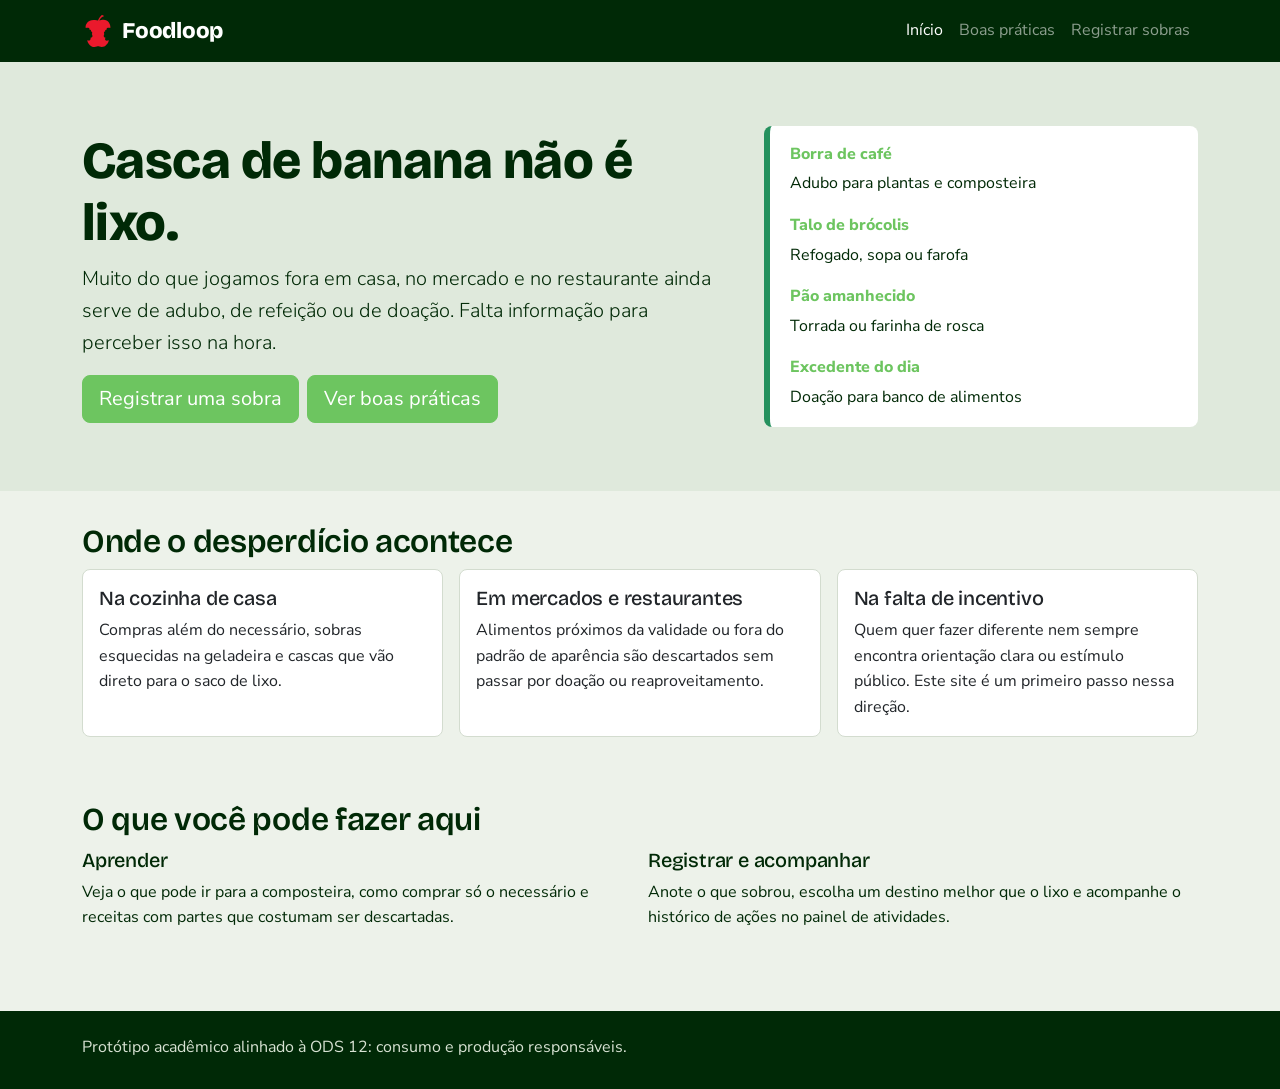
<file: index.html>
<!DOCTYPE html>
<html lang="pt-BR">
<head>
  <meta charset="UTF-8">
  <meta name="viewport" content="width=device-width, initial-scale=1">
  <meta name="description" content="Foodloop: informação e registro para reduzir o desperdício de alimentos (ODS 12).">
  <title>Foodloop | Menos desperdício de alimentos</title>
  <link href="https://cdn.jsdelivr.net/npm/bootstrap@5.3.3/dist/css/bootstrap.min.css" rel="stylesheet">
  <link href="https://fonts.googleapis.com/css2?family=Bricolage+Grotesque:wght@600;800&family=Nunito+Sans:wght@400;600&display=swap" rel="stylesheet">
  <link href="css/style.css" rel="stylesheet">
</head>
<body>
  <header>
    <nav class="navbar navbar-expand-md navbar-dark site-nav" aria-label="Navegação principal">
      <div class="container">
        <a class="navbar-brand d-flex align-items-center gap-2" href="index.html">
          <img src="img/masan.svg" alt="" width="32" height="32">
          Foodloop
        </a>
        <button class="navbar-toggler" type="button" data-bs-toggle="collapse" data-bs-target="#menu" aria-controls="menu" aria-expanded="false" aria-label="Abrir menu">
          <span class="navbar-toggler-icon"></span>
        </button>
        <div class="collapse navbar-collapse" id="menu">
          <ul class="navbar-nav ms-auto">
            <li class="nav-item"><a class="nav-link active" aria-current="page" href="index.html">Início</a></li>
            <li class="nav-item"><a class="nav-link" href="dicas.html">Boas práticas</a></li>
            <li class="nav-item"><a class="nav-link" href="registro.html">Registrar sobras</a></li>
          </ul>
        </div>
      </div>
    </nav>
  </header>

  <main>
    <section class="hero" aria-labelledby="titulo-hero">
      <div class="container hero-grid">
        <div>
          <h1 id="titulo-hero">Casca de banana não é lixo.</h1>
          <p class="lead">Muito do que jogamos fora em casa, no mercado e no restaurante ainda serve de adubo, de refeição ou de doação. Falta informação para perceber isso na hora.</p>
          <div class="d-flex flex-wrap gap-2">
            <a class="btn btn-primary btn-lg" href="registro.html">Registrar uma sobra</a>
            <a class="btn btn-primary btn-lg" href="dicas.html">Ver boas práticas</a>
          </div>
        </div>
        <aside aria-label="Exemplos de reaproveitamento">
          <dl class="destinos">
            <dt>Borra de café</dt><dd>Adubo para plantas e composteira</dd>
            <dt>Talo de brócolis</dt><dd>Refogado, sopa ou farofa</dd>
            <dt>Pão amanhecido</dt><dd>Torrada ou farinha de rosca</dd>
            <dt>Excedente do dia</dt><dd>Doação para banco de alimentos</dd>
          </dl>
        </aside>
      </div>
    </section>

    <section class="container secao" aria-labelledby="titulo-problema">
      <h2 id="titulo-problema">Onde o desperdício acontece</h2>
      <div class="row row-cols-1 row-cols-md-3 g-3">
        <div class="col"><article class="card h-100"><div class="card-body">
          <h3 class="h5 card-title">Na cozinha de casa</h3>
          <p class="card-text">Compras além do necessário, sobras esquecidas na geladeira e cascas que vão direto para o saco de lixo.</p>
        </div></article></div>
        <div class="col"><article class="card h-100"><div class="card-body">
          <h3 class="h5 card-title">Em mercados e restaurantes</h3>
          <p class="card-text">Alimentos próximos da validade ou fora do padrão de aparência são descartados sem passar por doação ou reaproveitamento.</p>
        </div></article></div>
        <div class="col"><article class="card h-100"><div class="card-body">
          <h3 class="h5 card-title">Na falta de incentivo</h3>
          <p class="card-text">Quem quer fazer diferente nem sempre encontra orientação clara ou estímulo público. Este site é um primeiro passo nessa direção.</p>
        </div></article></div>
      </div>
    </section>

    <section class="container secao" aria-labelledby="titulo-como">
      <h2 id="titulo-como">O que você pode fazer aqui</h2>
      <div class="row g-3">
        <div class="col-md-6"><h3 class="h5">Aprender</h3><p>Veja o que pode ir para a composteira, como comprar só o necessário e receitas com partes que costumam ser descartadas.</p></div>
        <div class="col-md-6"><h3 class="h5">Registrar e acompanhar</h3><p>Anote o que sobrou, escolha um destino melhor que o lixo e acompanhe o histórico de ações no painel de atividades.</p></div>
      </div>
    </section>
  </main>

  <footer class="site-footer">
    <div class="container">
      <p class="mb-1">Protótipo acadêmico alinhado à ODS 12: consumo e produção responsáveis.</p>
    </div>
  </footer>

  <script src="https://cdn.jsdelivr.net/npm/bootstrap@5.3.3/dist/js/bootstrap.bundle.min.js"></script>
</body>
</html>
</file>
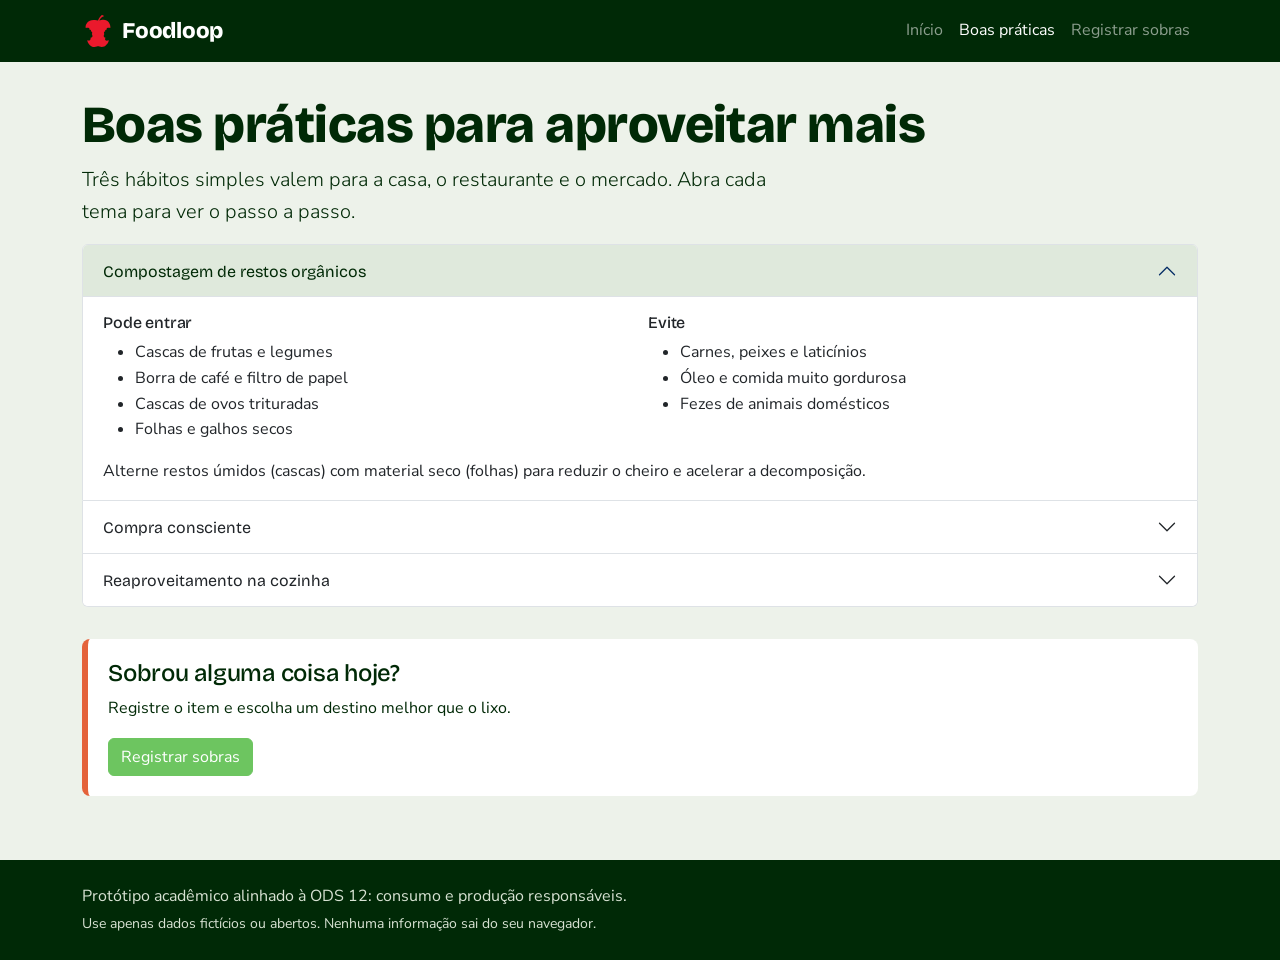
<file: dicas.html>
<!DOCTYPE html>
<html lang="pt-BR">
<head>
  <meta charset="UTF-8">
  <meta name="viewport" content="width=device-width, initial-scale=1">
  <meta name="description" content="Boas práticas contra o desperdício: compostagem, compra consciente e reaproveitamento.">
  <title>Boas práticas | Foodloop</title>
  <link href="https://cdn.jsdelivr.net/npm/bootstrap@5.3.3/dist/css/bootstrap.min.css" rel="stylesheet">
  <link href="https://fonts.googleapis.com/css2?family=Bricolage+Grotesque:wght@600;800&family=Nunito+Sans:wght@400;600&display=swap" rel="stylesheet">
  <link href="css/style.css" rel="stylesheet">
</head>
<body>
  <header>
    <nav class="navbar navbar-expand-md navbar-dark site-nav" aria-label="Navegação principal">
      <div class="container">
        <a class="navbar-brand d-flex align-items-center gap-2" href="index.html">
          <img src="img/masan.svg" alt="" width="32" height="32">
          Foodloop
        </a>
        <button class="navbar-toggler" type="button" data-bs-toggle="collapse" data-bs-target="#menu" aria-controls="menu" aria-expanded="false" aria-label="Abrir menu">
          <span class="navbar-toggler-icon"></span>
        </button>
        <div class="collapse navbar-collapse" id="menu">
          <ul class="navbar-nav ms-auto">
            <li class="nav-item"><a class="nav-link" href="index.html">Início</a></li>
            <li class="nav-item"><a class="nav-link active" aria-current="page" href="dicas.html">Boas práticas</a></li>
            <li class="nav-item"><a class="nav-link" href="registro.html">Registrar sobras</a></li>
          </ul>
        </div>
      </div>
    </nav>
  </header>

  <main class="container secao">
    <h1>Boas práticas para aproveitar mais</h1>
    <p class="lead texto-estreito">Três hábitos simples valem para a casa, o restaurante e o mercado. Abra cada tema para ver o passo a passo.</p>

    <section aria-label="Temas">
      <div class="accordion" id="temas">
        <div class="accordion-item">
          <h2 class="accordion-header"><button class="accordion-button" type="button" data-bs-toggle="collapse" data-bs-target="#t1" aria-expanded="true" aria-controls="t1">Compostagem de restos orgânicos</button></h2>
          <div id="t1" class="accordion-collapse collapse show" data-bs-parent="#temas"><div class="accordion-body">
            <div class="row g-3">
              <div class="col-md-6"><h3 class="h6">Pode entrar</h3><ul><li>Cascas de frutas e legumes</li><li>Borra de café e filtro de papel</li><li>Cascas de ovos trituradas</li><li>Folhas e galhos secos</li></ul></div>
              <div class="col-md-6"><h3 class="h6">Evite</h3><ul><li>Carnes, peixes e laticínios</li><li>Óleo e comida muito gordurosa</li><li>Fezes de animais domésticos</li></ul></div>
            </div>
            <p class="mb-0">Alterne restos úmidos (cascas) com material seco (folhas) para reduzir o cheiro e acelerar a decomposição.</p>
          </div></div>
        </div>
        <div class="accordion-item">
          <h2 class="accordion-header"><button class="accordion-button collapsed" type="button" data-bs-toggle="collapse" data-bs-target="#t2" aria-expanded="false" aria-controls="t2">Compra consciente</button></h2>
          <div id="t2" class="accordion-collapse collapse" data-bs-parent="#temas"><div class="accordion-body">
            <ul>
              <li>Confira a despensa e a geladeira antes de sair e leve uma lista.</li>
              <li>Prefira frutas e verduras a granel e compre só a quantidade que vai usar na semana.</li>
              <li>Diferencie "consumir até" (limite de segurança) de "melhor antes de" (qualidade).</li>
              <li>No estoque, use primeiro o que vence primeiro: coloque os itens novos atrás dos antigos.</li>
            </ul>
            <p class="mb-0"><strong>Para estabelecimentos:</strong> separe diariamente o que está bom, mas próximo da validade, e ofereça com desconto ou doe a instituições, conferindo as regras locais.</p>
          </div></div>
        </div>
        <div class="accordion-item">
          <h2 class="accordion-header"><button class="accordion-button collapsed" type="button" data-bs-toggle="collapse" data-bs-target="#t3" aria-expanded="false" aria-controls="t3">Reaproveitamento na cozinha</button></h2>
          <div id="t3" class="accordion-collapse collapse" data-bs-parent="#temas"><div class="accordion-body">
            <ul>
              <li>Talos de brócolis e couve-flor viram refogado ou sopa.</li>
              <li>Cascas de batata, lavadas e assadas, viram chips.</li>
              <li>Pão amanhecido vira torrada, pudim ou farinha de rosca.</li>
              <li>Legumes murchos rendem um bom caldo caseiro.</li>
            </ul>
            <p class="mb-0"><strong>Descartáveis:</strong> reutilize potes de vidro e embalagens de papel, e troque sacolas plásticas por retornáveis.</p>
          </div></div>
        </div>
      </div>
    </section>

    <section class="chamada" aria-labelledby="titulo-chamada">
      <h2 id="titulo-chamada" class="h4">Sobrou alguma coisa hoje?</h2>
      <p>Registre o item e escolha um destino melhor que o lixo.</p>
      <a class="btn btn-primary" href="registro.html">Registrar sobras</a>
    </section>
  </main>

  <footer class="site-footer">
    <div class="container">
      <p class="mb-1">Protótipo acadêmico alinhado à ODS 12: consumo e produção responsáveis.</p>
      <p class="mb-0 small">Use apenas dados fictícios ou abertos. Nenhuma informação sai do seu navegador.</p>
    </div>
  </footer>

  <script src="https://cdn.jsdelivr.net/npm/bootstrap@5.3.3/dist/js/bootstrap.bundle.min.js"></script>
</body>
</html>
</file>
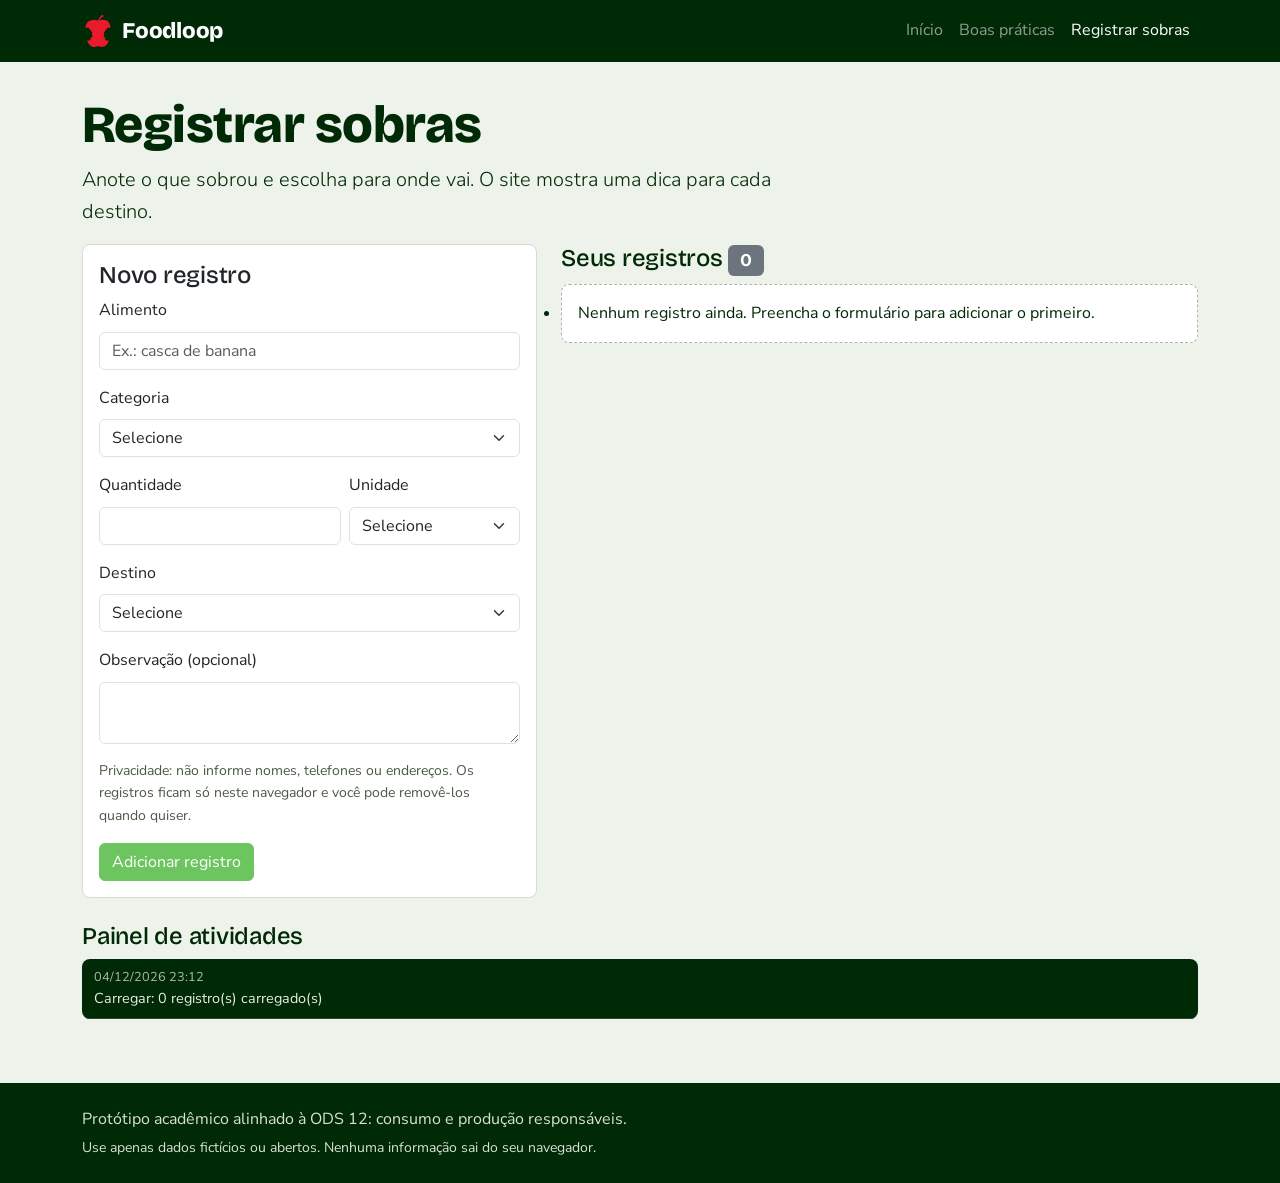
<file: registro.html>
<!DOCTYPE html>
<html lang="pt-BR">
<head>
  <meta charset="UTF-8">
  <meta name="viewport" content="width=device-width, initial-scale=1">
  <meta name="description" content="Registre sobras de alimentos e escolha um destino que evita o desperdício.">
  <title>Registrar sobras | Foodloop</title>
  <link href="https://cdn.jsdelivr.net/npm/bootstrap@5.3.3/dist/css/bootstrap.min.css" rel="stylesheet">
  <link href="https://fonts.googleapis.com/css2?family=Bricolage+Grotesque:wght@600;800&family=Nunito+Sans:wght@400;600&display=swap" rel="stylesheet">
  <link href="css/style.css" rel="stylesheet">
</head>
<body>
  <header>
    <nav class="navbar navbar-expand-md navbar-dark site-nav" aria-label="Navegação principal">
      <div class="container">
        <a class="navbar-brand d-flex align-items-center gap-2" href="index.html">
          <img src="img/masan.svg" alt="" width="32" height="32">
          Foodloop
        </a>
        <button class="navbar-toggler" type="button" data-bs-toggle="collapse" data-bs-target="#menu" aria-controls="menu" aria-expanded="false" aria-label="Abrir menu">
          <span class="navbar-toggler-icon"></span>
        </button>
        <div class="collapse navbar-collapse" id="menu">
          <ul class="navbar-nav ms-auto">
            <li class="nav-item"><a class="nav-link" href="index.html">Início</a></li>
            <li class="nav-item"><a class="nav-link" href="dicas.html">Boas práticas</a></li>
            <li class="nav-item"><a class="nav-link active" aria-current="page" href="registro.html">Registrar sobras</a></li>
          </ul>
        </div>
      </div>
    </nav>
  </header>

  <main class="container secao">
    <h1>Registrar sobras</h1>
    <p class="lead texto-estreito">Anote o que sobrou e escolha para onde vai. O site mostra uma dica para cada destino.</p>

    <div id="aviso" class="alert d-none" role="alert"></div>

    <div class="registro-layout">
      <!-- Formulário: adicionar e editar -->
      <section class="card" aria-labelledby="titulo-form">
        <div class="card-body">
          <h2 id="titulo-form" class="h4">Novo registro</h2>
          <form id="form-item" novalidate>
            <input type="hidden" id="campo-id">

            <div class="mb-3">
              <label for="campo-nome" class="form-label">Alimento</label>
              <input type="text" class="form-control" id="campo-nome" required minlength="3" maxlength="60" autocomplete="off" placeholder="Ex.: casca de banana">
              <div class="invalid-feedback" id="erro-nome"></div>
            </div>

            <div class="mb-3">
              <label for="campo-categoria" class="form-label">Categoria</label>
              <select class="form-select" id="campo-categoria" required>
                <option value="">Selecione</option>
                <option>Frutas e verduras</option>
                <option>Pães e massas</option>
                <option>Laticínios</option>
                <option>Carnes e ovos</option>
                <option>Outros</option>
              </select>
              <div class="invalid-feedback" id="erro-categoria"></div>
            </div>

            <div class="row g-2 mb-3">
              <div class="col-7">
                <label for="campo-quantidade" class="form-label">Quantidade</label>
                <input type="number" class="form-control" id="campo-quantidade" required min="1" max="1000" step="1" inputmode="numeric">
                <div class="invalid-feedback" id="erro-quantidade"></div>
              </div>
              <div class="col-5">
                <label for="campo-unidade" class="form-label">Unidade</label>
                <select class="form-select" id="campo-unidade" required>
                  <option value="">Selecione</option>
                  <option value="g">g</option>
                  <option value="kg">kg</option>
                  <option value="un">un</option>
                </select>
                <div class="invalid-feedback" id="erro-unidade"></div>
              </div>
            </div>

            <div class="mb-3">
              <label for="campo-destino" class="form-label">Destino</label>
              <select class="form-select" id="campo-destino" required>
                <option value="">Selecione</option>
                <option value="compostagem">Compostagem</option>
                <option value="receita">Reaproveitar em receita</option>
                <option value="doacao">Doação</option>
                <option value="descarte">Descarte</option>
              </select>
              <div class="invalid-feedback" id="erro-destino"></div>
            </div>

            <div class="mb-3">
              <label for="campo-obs" class="form-label">Observação (opcional)</label>
              <textarea class="form-control" id="campo-obs" rows="2" maxlength="120"></textarea>
              <div class="invalid-feedback" id="erro-obs"></div>
            </div>

            <p class="small privacidade">Privacidade: não informe nomes, telefones ou endereços. Os registros ficam só neste navegador e você pode removê-los quando quiser.</p>

            <div class="d-flex flex-wrap gap-2">
              <button type="submit" class="btn btn-primary" id="btn-salvar">Adicionar registro</button>
              <button type="button" class="btn btn-outline-secondary d-none" id="btn-cancelar">Cancelar edição</button>
            </div>
          </form>
        </div>
      </section>

      <!-- Lista: listar e remover -->
      <section aria-labelledby="titulo-lista">
        <h2 id="titulo-lista" class="h4">Seus registros <span class="badge text-bg-secondary" id="contador">0</span></h2>
        <ul class="list-group" id="lista-itens"></ul>
      </section>

      <!-- Painel de atividades -->
      <section class="painel" aria-labelledby="titulo-painel">
        <h2 id="titulo-painel" class="h4">Painel de atividades</h2>
        <ol class="painel-log" id="painel-log" role="log" aria-live="polite"></ol>
      </section>
    </div>
  </main>

  <footer class="site-footer">
    <div class="container">
      <p class="mb-1">Protótipo acadêmico alinhado à ODS 12: consumo e produção responsáveis.</p>
      <p class="mb-0 small">Use apenas dados fictícios ou abertos. Nenhuma informação sai do seu navegador.</p>
    </div>
  </footer>

  <script src="https://cdn.jsdelivr.net/npm/bootstrap@5.3.3/dist/js/bootstrap.bundle.min.js"></script>
  <script src="js/registro.js"></script>
</body>
</html>
</file>
<file: css/style.css>
:root {
  --verdao: #002906;
  --verdinho: #25915e;
  --verde: #6dc560;
  --realce: #e4623a;
  --fundo: #edf2ea;
  --papel: #ffffff;
}

body { background: var(--fundo); color: var(--verdao); font-family: "Nunito Sans", system-ui, sans-serif; line-height: 1.6; }
h1, h2, h3, .navbar-brand { font-family: "Bricolage Grotesque", system-ui, sans-serif; letter-spacing: -0.01em; }
h1 { font-size: 2rem; font-weight: 800; }
h2 { font-weight: 600; }
:focus-visible { outline: 3px solid var(--realce); outline-offset: 2px; }

/* configurações bootstrap */
.btn-primary {
  --bs-btn-bg: var(--verde); --bs-btn-border-color: var(--verde);
  --bs-btn-hover-bg: #3c6e2a; --bs-btn-hover-border-color: #3c6e2a;
  --bs-btn-active-bg: #3c6e2a; --bs-btn-active-border-color: #3c6e2a;
}
.card { border: 1px solid #d3dccf; border-radius: 0.5rem; }
.accordion-button:not(.collapsed) { background: #dfe9dc; color: var(--verdao); }

/* Estrutura geral */
.site-nav { background: var(--verdao); }
.site-nav .navbar-brand { font-size: 1.4rem; font-weight: 800; color: #fff; }
.secao { padding-block: 2rem; }
.texto-estreito { max-width: 60ch; }
.site-footer { background: var(--verdao); color: #d7e2d3; padding-block: 1.5rem; margin-top: 2rem; }

/* Hero: texto abaixo do nav, primeiro elemento que o usuário bate o olho */
.hero { background: #dfe9dc; padding-block: 2.5rem; }
.hero-grid { display: grid; gap: 2rem; }
.destinos { display: grid; gap: 0.25rem 1rem; margin: 0; padding: 1rem 1.25rem; background: var(--papel); border-left: 6px solid var(--verdinho); border-radius: 0.5rem; }
.destinos dt { font-weight: 800; color: var(--verde); margin-top: 0.75rem; }
.destinos dt:first-child { margin-top: 0; }
.destinos dd { margin: 0; }

.chamada { margin-top: 2rem; padding: 1.25rem; background: var(--papel); border-left: 6px solid var(--realce); border-radius: 0.5rem; }

/* Página de registro */
.registro-layout { display: grid; gap: 1.5rem; }
.privacidade { color: #4a5a46; }

/* Itens da lista: Flexbox */
.item-registro { display: flex; flex-direction: column; gap: 0.5rem; }
.item-registro .acoes { display: flex; gap: 0.5rem; }
.item-dica { font-size: 0.9rem; color: #3f4f3b; margin: 0; }
.lista-vazia { padding: 1rem; background: var(--papel); border: 1px dashed #aab8a6; border-radius: 0.5rem; }

/* Painel de atividades */
.painel-log { list-style: none; margin: 0; padding: 0; max-height: 18rem; overflow-y: auto; background: var(--verdao); color: #e6efe3; border-radius: 0.5rem; font-size: 0.9rem; }
.painel-log li { padding: 0.5rem 0.75rem; border-bottom: 1px solid #34452f; }
.painel-log time { display: block; color: #a9bba5; font-size: 0.8rem; }
.painel-log .falha { border-left: 4px solid var(--realce); }

/* mobile */
@media (min-width: 768px) {
  h1 { font-size: 2.5rem; }
  .registro-layout { grid-template-columns: 1fr 1fr; align-items: start; }
  .painel { grid-column: 1 / -1; }
  .item-registro { flex-direction: row; justify-content: space-between; align-items: center; }
}

/* desktop */
@media (min-width: 1024px) {
  h1 { font-size: 3.25rem; }
  .hero { padding-block: 4rem; }
  .hero-grid { grid-template-columns: 3fr 2fr; align-items: center; }
  .registro-layout { grid-template-columns: 5fr 7fr; }
}
</file>
